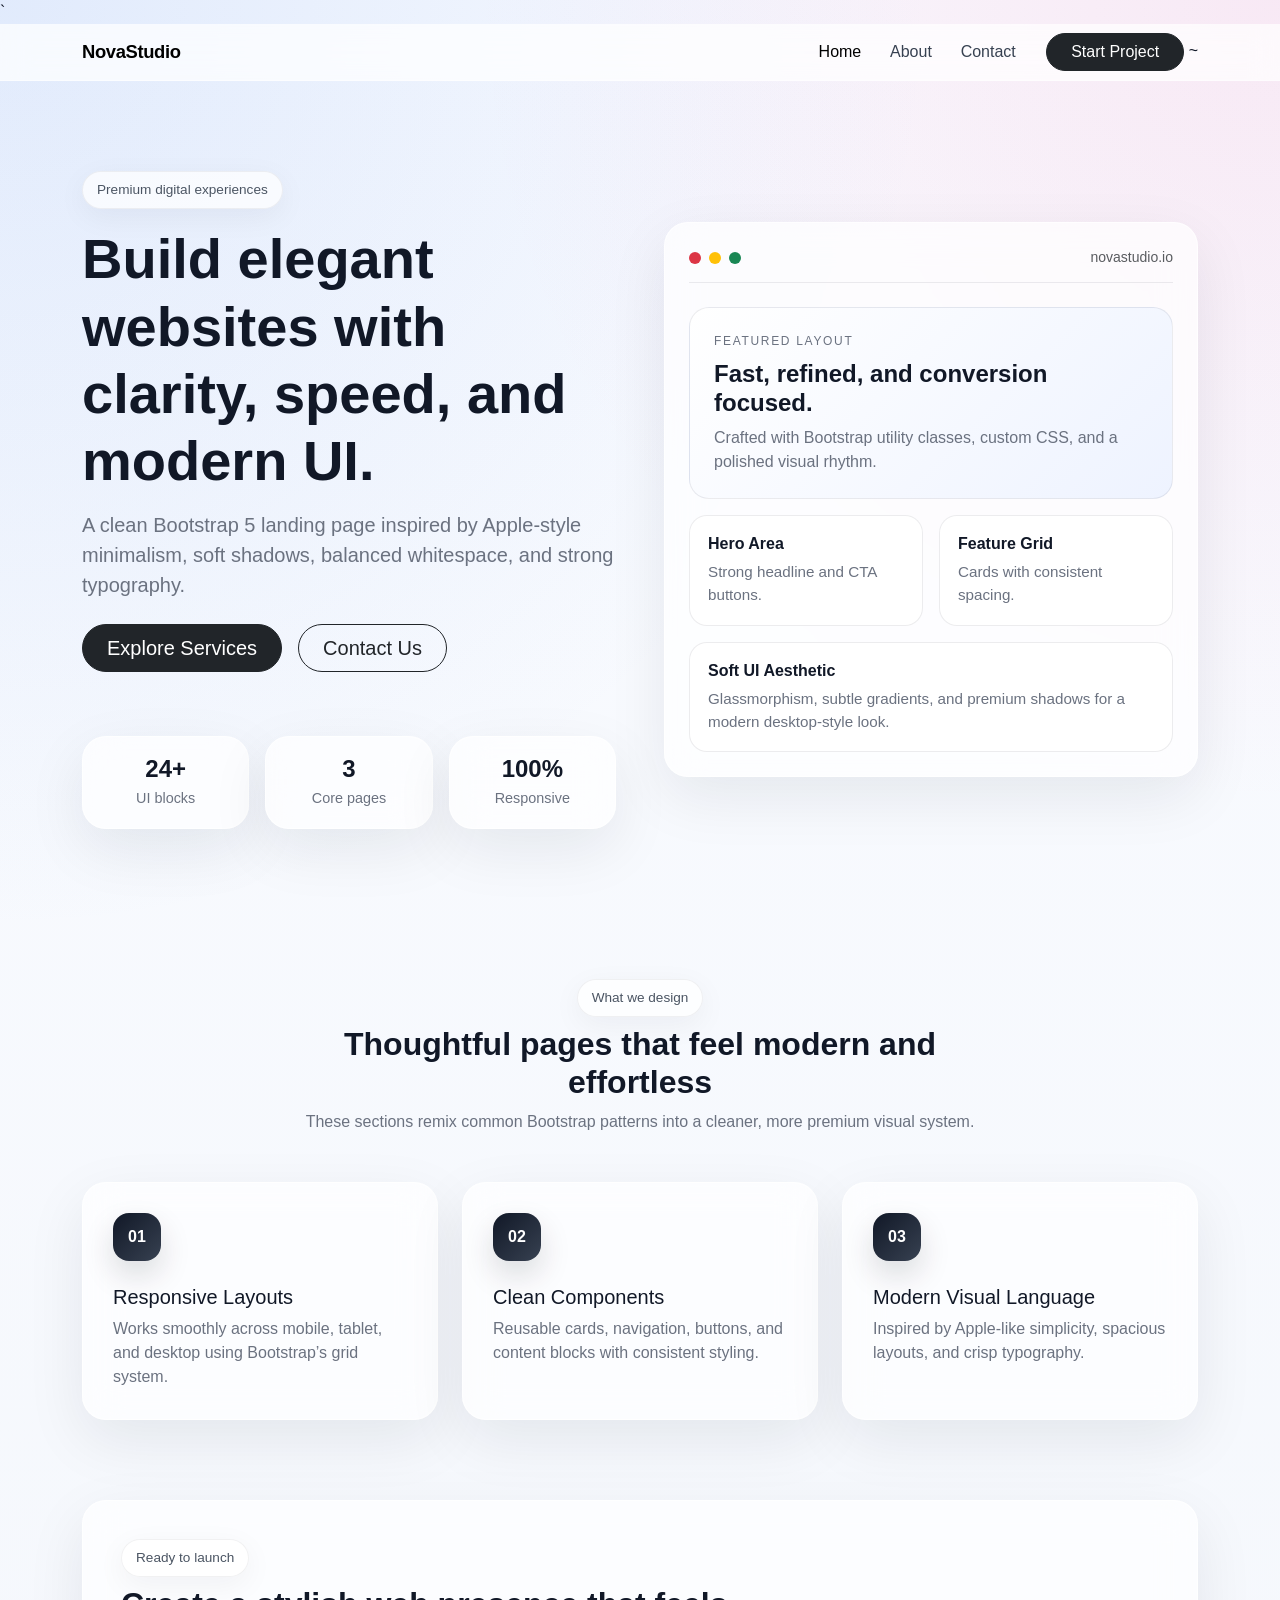
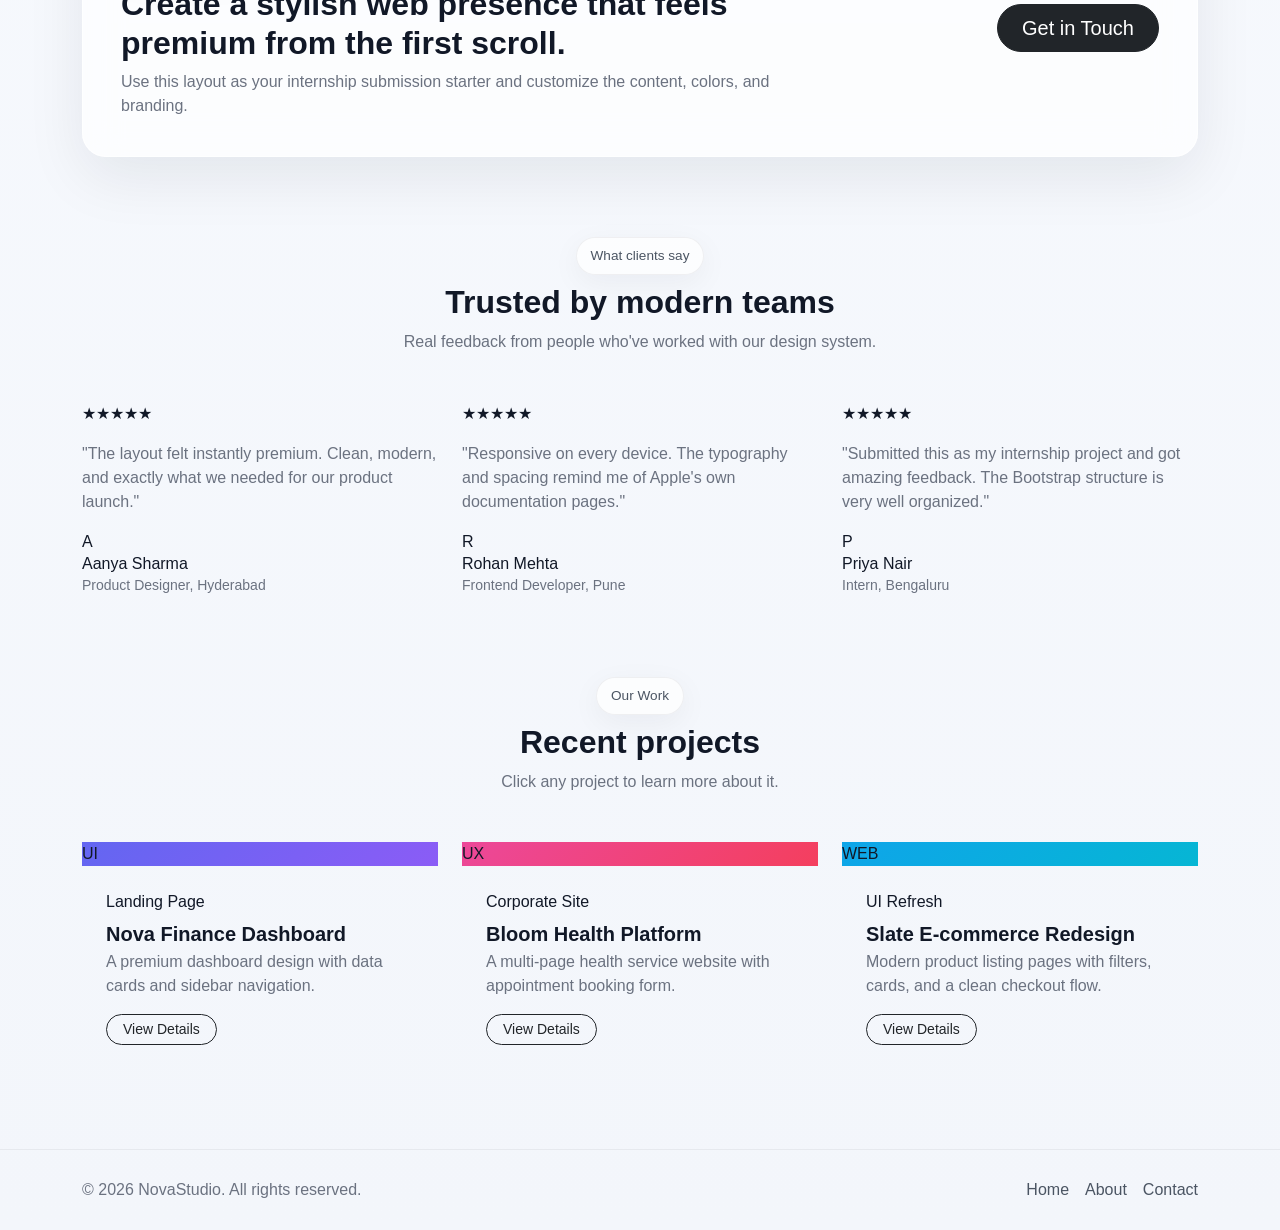
<file: index.html>
<!doctype html>
<html lang="en">
<head>
  <meta charset="UTF-8" />
  <meta name="viewport" content="width=device-width, initial-scale=1.0" />
  <title>NovaStudio | Modern Bootstrap Website</title>
  <link href="https://cdn.jsdelivr.net/npm/bootstrap@5.3.3/dist/css/bootstrap.min.css" rel="stylesheet">
  <link rel="stylesheet" href="style.css">`
</head>
<body>

  <nav class="navbar navbar-expand-lg navbar-light site-navbar sticky-top">
    <div class="container">
      <a class="navbar-brand fw-semibold brand-mark" href="index.html">NovaStudio</a>
      <button class="navbar-toggler" type="button" data-bs-toggle="collapse" data-bs-target="#mainNav">
        <span class="navbar-toggler-icon"></span>
      </button>
      <div class="collapse navbar-collapse" id="mainNav">
        <ul class="navbar-nav ms-auto align-items-lg-center">
          <li class="nav-item"><a class="nav-link active" href="index.html">Home</a></li>
          <li class="nav-item"><a class="nav-link" href="./about.html">About</a></li>
          <li class="nav-item"><a class="nav-link" href="./contact.html">Contact</a></li>
          <li class="nav-item ms-lg-3">
            <a class="btn btn-dark rounded-pill px-4" href="contact.html">Start Project</a>
  ~        </li>
        </ul>
      </div>
    </div>
  </nav>

  <header class="hero-section">
    <div class="container">
      <div class="row align-items-center g-5">
        <div class="col-lg-6">
          <span class="eyebrow">Premium digital experiences</span>
          <h1 class="display-4 fw-bold mt-3 mb-3">Build elegant websites with clarity, speed, and modern UI.</h1>
          <p class="lead text-secondary mb-4">
            A clean Bootstrap 5 landing page inspired by Apple-style minimalism, soft shadows,
            balanced whitespace, and strong typography.
          </p>
          <div class="d-flex flex-wrap gap-3">
            <a href="about.html" class="btn btn-dark btn-lg rounded-pill px-4">Explore Services</a>
            <a href="contact.html" class="btn btn-outline-dark btn-lg rounded-pill px-4">Contact Us</a>
          </div>
          <div class="row mt-5 g-3">
            <div class="col-4">
              <div class="metric-card">
                <h3>24+</h3>
                <p>UI blocks</p>
              </div>
            </div>
            <div class="col-4">
              <div class="metric-card">
                <h3>3</h3>
                <p>Core pages</p>
              </div>
            </div>
            <div class="col-4">
              <div class="metric-card">
                <h3>100%</h3>
                <p>Responsive</p>
              </div>
            </div>
          </div>
        </div>

        <div class="col-lg-6">
          <div class="device-frame">
            <div class="device-topbar d-flex justify-content-between align-items-center mb-4">
              <div class="d-flex gap-2">
                <span class="dot bg-danger"></span>
                <span class="dot bg-warning"></span>
                <span class="dot bg-success"></span>
              </div>
              <small class="text-muted">novastudio.io</small>
            </div>

            <div class="showcase-panel mb-3">
              <p class="tiny-label">Featured Layout</p>
              <h4 class="fw-semibold">Fast, refined, and conversion focused.</h4>
              <p class="text-secondary mb-0">
                Crafted with Bootstrap utility classes, custom CSS, and a polished visual rhythm.
              </p>
            </div>

            <div class="row g-3">
              <div class="col-6">
                <div class="mini-card">
                  <h6>Hero Area</h6>
                  <p>Strong headline and CTA buttons.</p>
                </div>
              </div>
              <div class="col-6">
                <div class="mini-card">
                  <h6>Feature Grid</h6>
                  <p>Cards with consistent spacing.</p>
                </div>
              </div>
              <div class="col-12">
                <div class="mini-card">
                  <h6>Soft UI Aesthetic</h6>
                  <p>Glassmorphism, subtle gradients, and premium shadows for a modern desktop-style look.</p>
                </div>
              </div>
            </div>
          </div>
        </div>

      </div>
    </div>
  </header>

  <section class="section-pad">
    <div class="container">
      <div class="section-head text-center mx-auto mb-5">
        <span class="eyebrow">What we design</span>
        <h2 class="fw-bold mt-2">Thoughtful pages that feel modern and effortless</h2>
        <p class="text-secondary">
          These sections remix common Bootstrap patterns into a cleaner, more premium visual system.
        </p>
      </div>

      <div class="row g-4">
        <div class="col-md-6 col-lg-4">
          <div class="soft-card h-100">
            <div class="icon-badge">01</div>
            <h5 class="mt-4">Responsive Layouts</h5>
            <p class="text-secondary mb-0">
              Works smoothly across mobile, tablet, and desktop using Bootstrap’s grid system.
            </p>
          </div>
        </div>
        <div class="col-md-6 col-lg-4">
          <div class="soft-card h-100">
            <div class="icon-badge">02</div>
            <h5 class="mt-4">Clean Components</h5>
            <p class="text-secondary mb-0">
              Reusable cards, navigation, buttons, and content blocks with consistent styling.
            </p>
          </div>
        </div>
        <div class="col-md-6 col-lg-4">
          <div class="soft-card h-100">
            <div class="icon-badge">03</div>
            <h5 class="mt-4">Modern Visual Language</h5>
            <p class="text-secondary mb-0">
              Inspired by Apple-like simplicity, spacious layouts, and crisp typography.
            </p>
          </div>
        </div>
      </div>
    </div>
  </section>

  <section class="section-pad pt-0">
    <div class="container">
      <div class="cta-panel">
        <div class="row align-items-center g-4">
          <div class="col-lg-8">
            <span class="eyebrow">Ready to launch</span>
            <h2 class="fw-bold mt-2">Create a stylish web presence that feels premium from the first scroll.</h2>
            <p class="text-secondary mb-0">
              Use this layout as your internship submission starter and customize the content, colors, and branding.
            </p>
          </div>
          <div class="col-lg-4 text-lg-end">
            <a href="contact.html" class="btn btn-dark btn-lg rounded-pill px-4">Get in Touch</a>
          </div>
        </div>
      </div>
    </div>
  </section>
  <!-- Testimonial Cards Section -->
<section class="section-pad pt-0">
  <div class="container">
    <div class="section-head text-center mx-auto mb-5">
      <span class="eyebrow">What clients say</span>
      <h2 class="fw-bold mt-2">Trusted by modern teams</h2>
      <p class="text-secondary">Real feedback from people who've worked with our design system.</p>
    </div>

    <div class="row g-4">
      <!-- Card 1 -->
      <div class="col-md-6 col-lg-4">
        <div class="testimonial-card h-100">
          <div class="stars mb-3">★★★★★</div>
          <p class="text-secondary">"The layout felt instantly premium. Clean, modern, and exactly what we needed for our product launch."</p>
          <div class="client-row mt-auto">
            <div class="client-avatar">A</div>
            <div>
              <h6 class="mb-0">Aanya Sharma</h6>
              <small class="text-secondary">Product Designer, Hyderabad</small>
            </div>
          </div>
        </div>
      </div>

      <!-- Card 2 -->
      <div class="col-md-6 col-lg-4">
        <div class="testimonial-card h-100">
          <div class="stars mb-3">★★★★★</div>
          <p class="text-secondary">"Responsive on every device. The typography and spacing remind me of Apple's own documentation pages."</p>
          <div class="client-row mt-auto">
            <div class="client-avatar">R</div>
            <div>
              <h6 class="mb-0">Rohan Mehta</h6>
              <small class="text-secondary">Frontend Developer, Pune</small>
            </div>
          </div>
        </div>
      </div>

      <!-- Card 3 -->
      <div class="col-md-6 col-lg-4">
        <div class="testimonial-card h-100">
          <div class="stars mb-3">★★★★★</div>
          <p class="text-secondary">"Submitted this as my internship project and got amazing feedback. The Bootstrap structure is very well organized."</p>
          <div class="client-row mt-auto">
            <div class="client-avatar">P</div>
            <div>
              <h6 class="mb-0">Priya Nair</h6>
              <small class="text-secondary">Intern, Bengaluru</small>
            </div>
          </div>
        </div>
      </div>
    </div>
  </div>
</section>

<!-- Project Cards Section -->
<section class="section-pad pt-0">
  <div class="container">
    <div class="section-head text-center mx-auto mb-5">
      <span class="eyebrow">Our Work</span>
      <h2 class="fw-bold mt-2">Recent projects</h2>
      <p class="text-secondary">Click any project to learn more about it.</p>
    </div>

    <div class="row g-4">
      <!-- Project Card 1 -->
      <div class="col-md-6 col-lg-4">
        <div class="project-card h-100">
          <div class="project-thumb" style="background: linear-gradient(135deg,#6366f1,#8b5cf6);">
            <span>UI</span>
          </div>
          <div class="p-4">
            <span class="badge-tag">Landing Page</span>
            <h5 class="fw-bold mt-2 mb-1">Nova Finance Dashboard</h5>
            <p class="text-secondary mb-3">A premium dashboard design with data cards and sidebar navigation.</p>
            <button class="btn btn-sm btn-outline-dark rounded-pill px-3"
              data-bs-toggle="modal" data-bs-target="#projectModal1">
              View Details
            </button>
          </div>
        </div>
      </div>

      <!-- Project Card 2 -->
      <div class="col-md-6 col-lg-4">
        <div class="project-card h-100">
          <div class="project-thumb" style="background: linear-gradient(135deg,#ec4899,#f43f5e);">
            <span>UX</span>
          </div>
          <div class="p-4">
            <span class="badge-tag">Corporate Site</span>
            <h5 class="fw-bold mt-2 mb-1">Bloom Health Platform</h5>
            <p class="text-secondary mb-3">A multi-page health service website with appointment booking form.</p>
            <button class="btn btn-sm btn-outline-dark rounded-pill px-3"
              data-bs-toggle="modal" data-bs-target="#projectModal2">
              View Details
            </button>
          </div>
        </div>
      </div>

      <!-- Project Card 3 -->
      <div class="col-md-6 col-lg-4">
        <div class="project-card h-100">
          <div class="project-thumb" style="background: linear-gradient(135deg,#0ea5e9,#06b6d4);">
            <span>WEB</span>
          </div>
          <div class="p-4">
            <span class="badge-tag">UI Refresh</span>
            <h5 class="fw-bold mt-2 mb-1">Slate E-commerce Redesign</h5>
            <p class="text-secondary mb-3">Modern product listing pages with filters, cards, and a clean checkout flow.</p>
            <button class="btn btn-sm btn-outline-dark rounded-pill px-3"
              data-bs-toggle="modal" data-bs-target="#projectModal3">
              View Details
            </button>
          </div>
        </div>
      </div>
    </div>
  </div>
</section>

<!-- ── MODALS ───────────────────────────── -->

<!-- Modal 1 -->
<div class="modal fade" id="projectModal1" tabindex="-1" aria-labelledby="modal1Label" aria-hidden="true">
  <div class="modal-dialog modal-dialog-centered">
    <div class="modal-content nova-modal">
      <div class="modal-header border-0 pb-0">
        <h5 class="modal-title fw-bold" id="modal1Label">Nova Finance Dashboard</h5>
        <button type="button" class="btn-close" data-bs-dismiss="modal" aria-label="Close"></button>
      </div>
      <div class="modal-body">
        <div class="modal-thumb mb-4" style="background:linear-gradient(135deg,#6366f1,#8b5cf6);">
          <span>UI</span>
        </div>
        <span class="badge-tag mb-3 d-inline-block">Landing Page</span>
        <p class="text-secondary">
          A premium finance dashboard with data cards, sparkline charts, sidebar navigation, and a clean white UI. Built entirely with Bootstrap 5 utility classes and custom CSS variables for easy theming.
        </p>
        <ul class="modal-list">
          <li><i class="bi bi-check-circle-fill text-success me-2"></i>Responsive grid layout</li>
          <li><i class="bi bi-check-circle-fill text-success me-2"></i>Glass-effect sidebar</li>
          <li><i class="bi bi-check-circle-fill text-success me-2"></i>Dark/light mode ready</li>
        </ul>
      </div>
      <div class="modal-footer border-0 pt-0">
        <button class="btn btn-outline-secondary rounded-pill px-4" data-bs-dismiss="modal">Close</button>
        <a href="contact.html" class="btn btn-dark rounded-pill px-4">Get This Design</a>
      </div>
    </div>
  </div>
</div>

<!-- Modal 2 -->
<div class="modal fade" id="projectModal2" tabindex="-1" aria-labelledby="modal2Label" aria-hidden="true">
  <div class="modal-dialog modal-dialog-centered">
    <div class="modal-content nova-modal">
      <div class="modal-header border-0 pb-0">
        <h5 class="modal-title fw-bold" id="modal2Label">Bloom Health Platform</h5>
        <button type="button" class="btn-close" data-bs-dismiss="modal" aria-label="Close"></button>
      </div>
      <div class="modal-body">
        <div class="modal-thumb mb-4" style="background:linear-gradient(135deg,#ec4899,#f43f5e);">
          <span>UX</span>
        </div>
        <span class="badge-tag mb-3 d-inline-block">Corporate Site</span>
        <p class="text-secondary">
          A health-focused multi-page corporate site featuring an appointment booking form, doctor profile cards, testimonials, and a footer with a newsletter subscription — all mobile-first.
        </p>
        <ul class="modal-list">
          <li><i class="bi bi-check-circle-fill text-success me-2"></i>Doctor profile cards</li>
          <li><i class="bi bi-check-circle-fill text-success me-2"></i>Booking form with validation</li>
          <li><i class="bi bi-check-circle-fill text-success me-2"></i>SEO-friendly structure</li>
        </ul>
      </div>
      <div class="modal-footer border-0 pt-0">
        <button class="btn btn-outline-secondary rounded-pill px-4" data-bs-dismiss="modal">Close</button>
        <a href="contact.html" class="btn btn-dark rounded-pill px-4">Get This Design</a>
      </div>
    </div>
  </div>
</div>

<!-- Modal 3 -->
<div class="modal fade" id="projectModal3" tabindex="-1" aria-labelledby="modal3Label" aria-hidden="true">
  <div class="modal-dialog modal-dialog-centered">
    <div class="modal-content nova-modal">
      <div class="modal-header border-0 pb-0">
        <h5 class="modal-title fw-bold" id="modal3Label">Slate E-commerce Redesign</h5>
        <button type="button" class="btn-close" data-bs-dismiss="modal" aria-label="Close"></button>
      </div>
      <div class="modal-body">
        <div class="modal-thumb mb-4" style="background:linear-gradient(135deg,#0ea5e9,#06b6d4);">
          <span>WEB</span>
        </div>
        <span class="badge-tag mb-3 d-inline-block">UI Refresh</span>
        <p class="text-secondary">
          A complete visual overhaul of an outdated e-commerce site. Introduced product listing cards with hover effects, category filters, a minimal cart sidebar, and a streamlined checkout page.
        </p>
        <ul class="modal-list">
          <li><i class="bi bi-check-circle-fill text-success me-2"></i>Product hover cards</li>
          <li><i class="bi bi-check-circle-fill text-success me-2"></i>Filter & sort UI</li>
          <li><i class="bi bi-check-circle-fill text-success me-2"></i>Minimal checkout form</li>
        </ul>
      </div>
      <div class="modal-footer border-0 pt-0">
        <button class="btn btn-outline-secondary rounded-pill px-4" data-bs-dismiss="modal">Close</button>
        <a href="contact.html" class="btn btn-dark rounded-pill px-4">Get This Design</a>
      </div>
    </div>
  </div>
</div>

  <footer class="site-footer">
    <div class="container d-flex flex-column flex-md-row justify-content-between align-items-center gap-2">
      <p class="mb-0">© 2026 NovaStudio. All rights reserved.</p>
      <div class="d-flex gap-3">
        <a href="index.html">Home</a>
        <a href="about.html">About</a>
        <a href="contact.html">Contact</a>
      </div>
    </div>
  </footer>

  <script src="https://cdn.jsdelivr.net/npm/bootstrap@5.3.3/dist/js/bootstrap.bundle.min.js"></script>
</body>
</html>
</file>
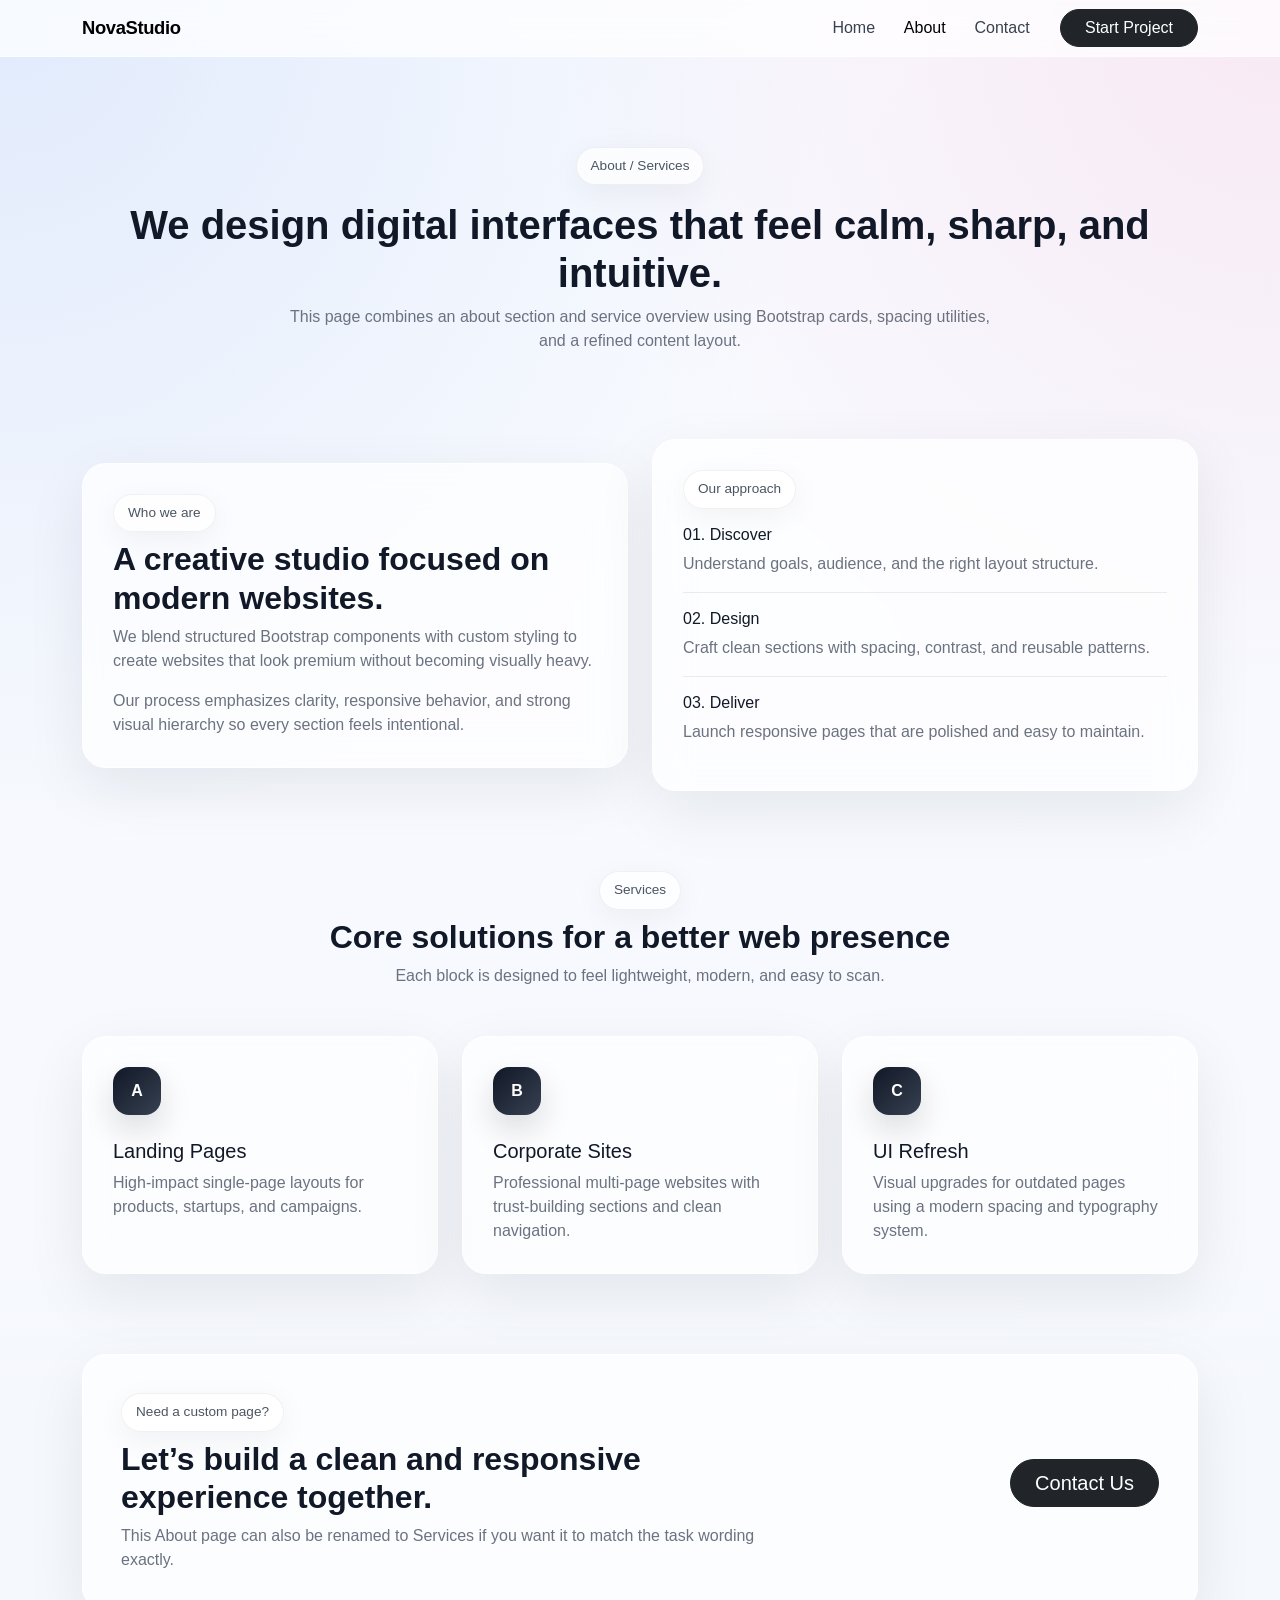
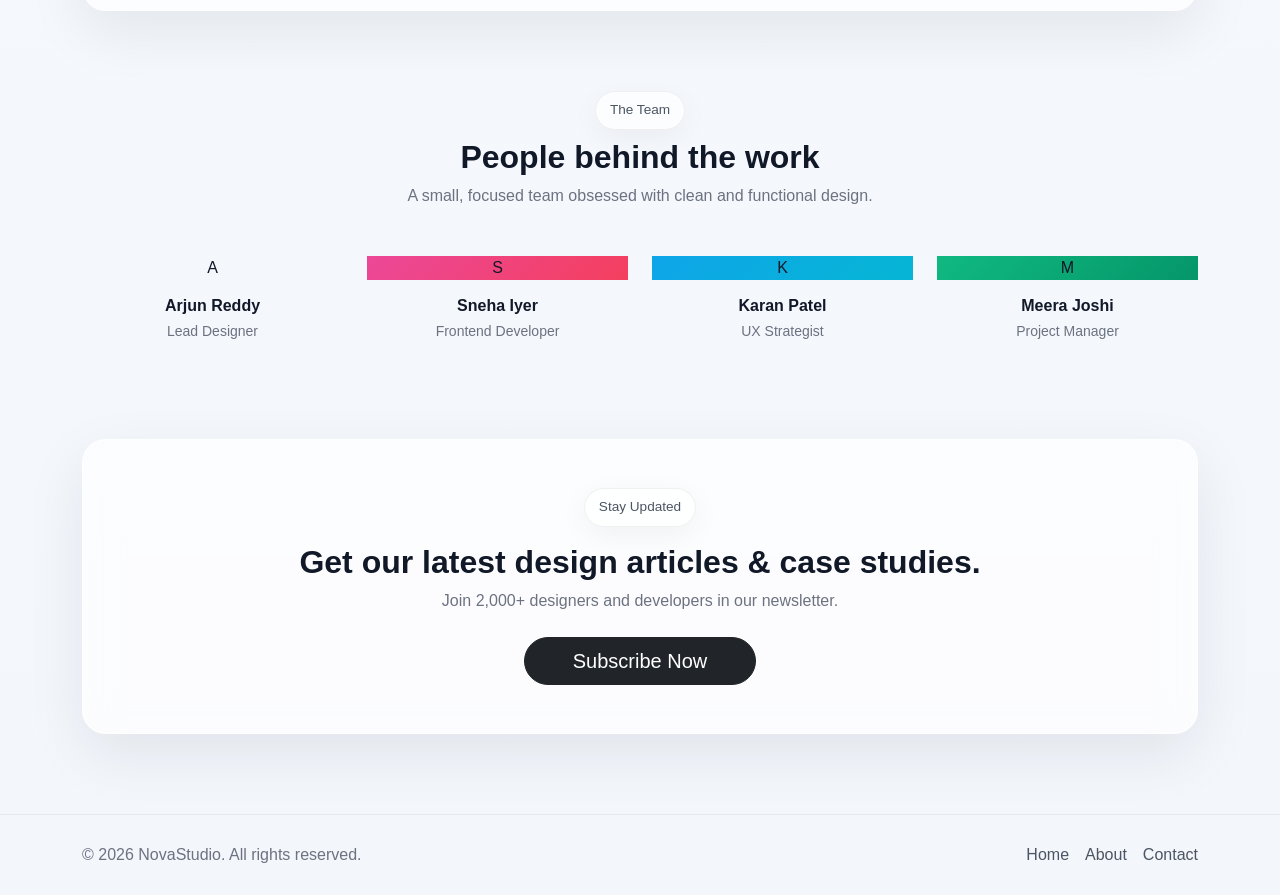
<file: about.html>
<!doctype html>
<html lang="en">
<head>
  <meta charset="UTF-8" />
  <meta name="viewport" content="width=device-width, initial-scale=1.0" />
  <title>About | NovaStudio</title>
  <link href="https://cdn.jsdelivr.net/npm/bootstrap@5.3.3/dist/css/bootstrap.min.css" rel="stylesheet">
  <link rel="stylesheet" href="style.css">
</head>
<body>

  <nav class="navbar navbar-expand-lg navbar-light site-navbar sticky-top">
    <div class="container">
      <a class="navbar-brand fw-semibold brand-mark" href="index.html">NovaStudio</a>
      <button class="navbar-toggler" type="button" data-bs-toggle="collapse" data-bs-target="#aboutNav">
        <span class="navbar-toggler-icon"></span>
      </button>
      <div class="collapse navbar-collapse" id="aboutNav">
        <ul class="navbar-nav ms-auto align-items-lg-center">
          <li class="nav-item"><a class="nav-link" href="index.html">Home</a></li>
          <li class="nav-item"><a class="nav-link active" href="about.html">About</a></li>
          <li class="nav-item"><a class="nav-link" href="contact.html">Contact</a></li>
          <li class="nav-item ms-lg-3">
            <a class="btn btn-dark rounded-pill px-4" href="contact.html">Start Project</a>
          </li>
        </ul>
      </div>
    </div>
  </nav>

  <section class="inner-hero">
    <div class="container text-center">
      <span class="eyebrow">About / Services</span>
      <h1 class="fw-bold mt-3">We design digital interfaces that feel calm, sharp, and intuitive.</h1>
      <p class="text-secondary mx-auto inner-hero-text">
        This page combines an about section and service overview using Bootstrap cards, spacing utilities, and a refined content layout.
      </p>
    </div>
  </section>

  <section class="section-pad pt-0">
    <div class="container">
      <div class="row g-4 align-items-center">
        <div class="col-lg-6">
          <div class="soft-card h-100">
            <span class="eyebrow">Who we are</span>
            <h2 class="fw-bold mt-2">A creative studio focused on modern websites.</h2>
            <p class="text-secondary">
              We blend structured Bootstrap components with custom styling to create websites that look premium without becoming visually heavy.
            </p>
            <p class="text-secondary mb-0">
              Our process emphasizes clarity, responsive behavior, and strong visual hierarchy so every section feels intentional.
            </p>
          </div>
        </div>
        <div class="col-lg-6">
          <div class="soft-card h-100">
            <span class="eyebrow">Our approach</span>
            <div class="timeline-item">
              <h6>01. Discover</h6>
              <p class="text-secondary mb-0">Understand goals, audience, and the right layout structure.</p>
            </div>
            <div class="timeline-item">
              <h6>02. Design</h6>
              <p class="text-secondary mb-0">Craft clean sections with spacing, contrast, and reusable patterns.</p>
            </div>
            <div class="timeline-item mb-0">
              <h6>03. Deliver</h6>
              <p class="text-secondary mb-0">Launch responsive pages that are polished and easy to maintain.</p>
            </div>
          </div>
        </div>
      </div>
    </div>
  </section>

  <section class="section-pad pt-0">
    <div class="container">
      <div class="section-head text-center mx-auto mb-5">
        <span class="eyebrow">Services</span>
        <h2 class="fw-bold mt-2">Core solutions for a better web presence</h2>
        <p class="text-secondary">
          Each block is designed to feel lightweight, modern, and easy to scan.
        </p>
      </div>

      <div class="row g-4">
        <div class="col-md-6 col-lg-4">
          <div class="soft-card h-100">
            <div class="icon-badge">A</div>
            <h5 class="mt-4">Landing Pages</h5>
            <p class="text-secondary mb-0">
              High-impact single-page layouts for products, startups, and campaigns.
            </p>
          </div>
        </div>
        <div class="col-md-6 col-lg-4">
          <div class="soft-card h-100">
            <div class="icon-badge">B</div>
            <h5 class="mt-4">Corporate Sites</h5>
            <p class="text-secondary mb-0">
              Professional multi-page websites with trust-building sections and clean navigation.
            </p>
          </div>
        </div>
        <div class="col-md-6 col-lg-4">
          <div class="soft-card h-100">
            <div class="icon-badge">C</div>
            <h5 class="mt-4">UI Refresh</h5>
            <p class="text-secondary mb-0">
              Visual upgrades for outdated pages using a modern spacing and typography system.
            </p>
          </div>
        </div>
      </div>
    </div>
  </section>

  <section class="section-pad pt-0">
    <div class="container">
      <div class="cta-panel">
        <div class="row align-items-center g-4">
          <div class="col-lg-8">
            <span class="eyebrow">Need a custom page?</span>
            <h2 class="fw-bold mt-2">Let’s build a clean and responsive experience together.</h2>
            <p class="text-secondary mb-0">
              This About page can also be renamed to Services if you want it to match the task wording exactly.
            </p>
          </div>
          <div class="col-lg-4 text-lg-end">
            <a href="contact.html" class="btn btn-dark btn-lg rounded-pill px-4">Contact Us</a>
          </div>
        </div>
      </div>
    </div>
  </section>
  <!-- Team Cards Section -->
<section class="section-pad pt-0">
  <div class="container">
    <div class="section-head text-center mx-auto mb-5">
      <span class="eyebrow">The Team</span>
      <h2 class="fw-bold mt-2">People behind the work</h2>
      <p class="text-secondary">A small, focused team obsessed with clean and functional design.</p>
    </div>

    <div class="row g-4 justify-content-center">
      <div class="col-sm-6 col-lg-3">
        <div class="team-card text-center">
          <div class="team-avatar mx-auto">A</div>
          <h6 class="fw-bold mt-3 mb-1">Arjun Reddy</h6>
          <small class="text-secondary">Lead Designer</small>
          <div class="social-row justify-content-center mt-3">
            <a href="#" class="social-btn"><i class="bi bi-twitter-x"></i></a>
            <a href="#" class="social-btn"><i class="bi bi-linkedin"></i></a>
          </div>
        </div>
      </div>

      <div class="col-sm-6 col-lg-3">
        <div class="team-card text-center">
          <div class="team-avatar mx-auto" style="background:linear-gradient(135deg,#ec4899,#f43f5e);">S</div>
          <h6 class="fw-bold mt-3 mb-1">Sneha Iyer</h6>
          <small class="text-secondary">Frontend Developer</small>
          <div class="social-row justify-content-center mt-3">
            <a href="#" class="social-btn"><i class="bi bi-github"></i></a>
            <a href="#" class="social-btn"><i class="bi bi-linkedin"></i></a>
          </div>
        </div>
      </div>

      <div class="col-sm-6 col-lg-3">
        <div class="team-card text-center">
          <div class="team-avatar mx-auto" style="background:linear-gradient(135deg,#0ea5e9,#06b6d4);">K</div>
          <h6 class="fw-bold mt-3 mb-1">Karan Patel</h6>
          <small class="text-secondary">UX Strategist</small>
          <div class="social-row justify-content-center mt-3">
            <a href="#" class="social-btn"><i class="bi bi-dribbble"></i></a>
            <a href="#" class="social-btn"><i class="bi bi-instagram"></i></a>
          </div>
        </div>
      </div>

      <div class="col-sm-6 col-lg-3">
        <div class="team-card text-center">
          <div class="team-avatar mx-auto" style="background:linear-gradient(135deg,#10b981,#059669);">M</div>
          <h6 class="fw-bold mt-3 mb-1">Meera Joshi</h6>
          <small class="text-secondary">Project Manager</small>
          <div class="social-row justify-content-center mt-3">
            <a href="#" class="social-btn"><i class="bi bi-twitter-x"></i></a>
            <a href="#" class="social-btn"><i class="bi bi-linkedin"></i></a>
          </div>
        </div>
      </div>
    </div>
  </div>
</section>

<!-- Newsletter Subscribe Modal Trigger -->
<section class="section-pad pt-0">
  <div class="container">
    <div class="soft-card text-center py-5">
      <span class="eyebrow">Stay Updated</span>
      <h2 class="fw-bold mt-3">Get our latest design articles & case studies.</h2>
      <p class="text-secondary">Join 2,000+ designers and developers in our newsletter.</p>
      <button class="btn btn-dark btn-lg rounded-pill px-5 mt-2"
        data-bs-toggle="modal" data-bs-target="#newsletterModal">
        Subscribe Now
      </button>
    </div>
  </div>
</section>

<!-- Newsletter Modal -->
<div class="modal fade" id="newsletterModal" tabindex="-1" aria-labelledby="newsletterModalLabel" aria-hidden="true">
  <div class="modal-dialog modal-dialog-centered">
    <div class="modal-content nova-modal">
      <div class="modal-header border-0 pb-0">
        <h5 class="modal-title fw-bold" id="newsletterModalLabel">Join our newsletter</h5>
        <button type="button" class="btn-close" data-bs-dismiss="modal" aria-label="Close"></button>
      </div>
      <div class="modal-body">
        <p class="text-secondary mb-4">
          Get weekly design inspiration, Bootstrap tips, and project case studies delivered to your inbox.
        </p>
        <form onsubmit="handleSubscribe(event)">
          <div class="mb-3">
            <label class="form-label">Full Name</label>
            <input type="text" class="form-control form-control-lg" placeholder="Your name" required>
          </div>
          <div class="mb-3">
            <label class="form-label">Email Address</label>
            <input type="email" class="form-control form-control-lg" placeholder="you@email.com" required>
          </div>
          <div class="form-check mb-4">
            <input class="form-check-input" type="checkbox" id="agreeCheck" required>
            <label class="form-check-label text-secondary" for="agreeCheck">
              I agree to receive emails from NovaStudio.
            </label>
          </div>
          <div class="d-grid">
            <button type="submit" class="btn btn-dark btn-lg rounded-pill">Subscribe</button>
          </div>
        </form>
      </div>
    </div>
  </div>
</div>

<script>
function handleSubscribe(e) {
  e.preventDefault();
  const modal = bootstrap.Modal.getInstance(document.getElementById('newsletterModal'));
  modal.hide();
  alert('🎉 You\'re subscribed! Welcome to NovaStudio.');
}
</script>
  <footer class="site-footer">
    <div class="container d-flex flex-column flex-md-row justify-content-between align-items-center gap-2">
      <p class="mb-0">© 2026 NovaStudio. All rights reserved.</p>
      <div class="d-flex gap-3">
        <a href="index.html">Home</a>
        <a href="about.html">About</a>
        <a href="contact.html">Contact</a>
      </div>
    </div>
  </footer>

  <script src="https://cdn.jsdelivr.net/npm/bootstrap@5.3.3/dist/js/bootstrap.bundle.min.js"></script>
</body>
</html>
</file>
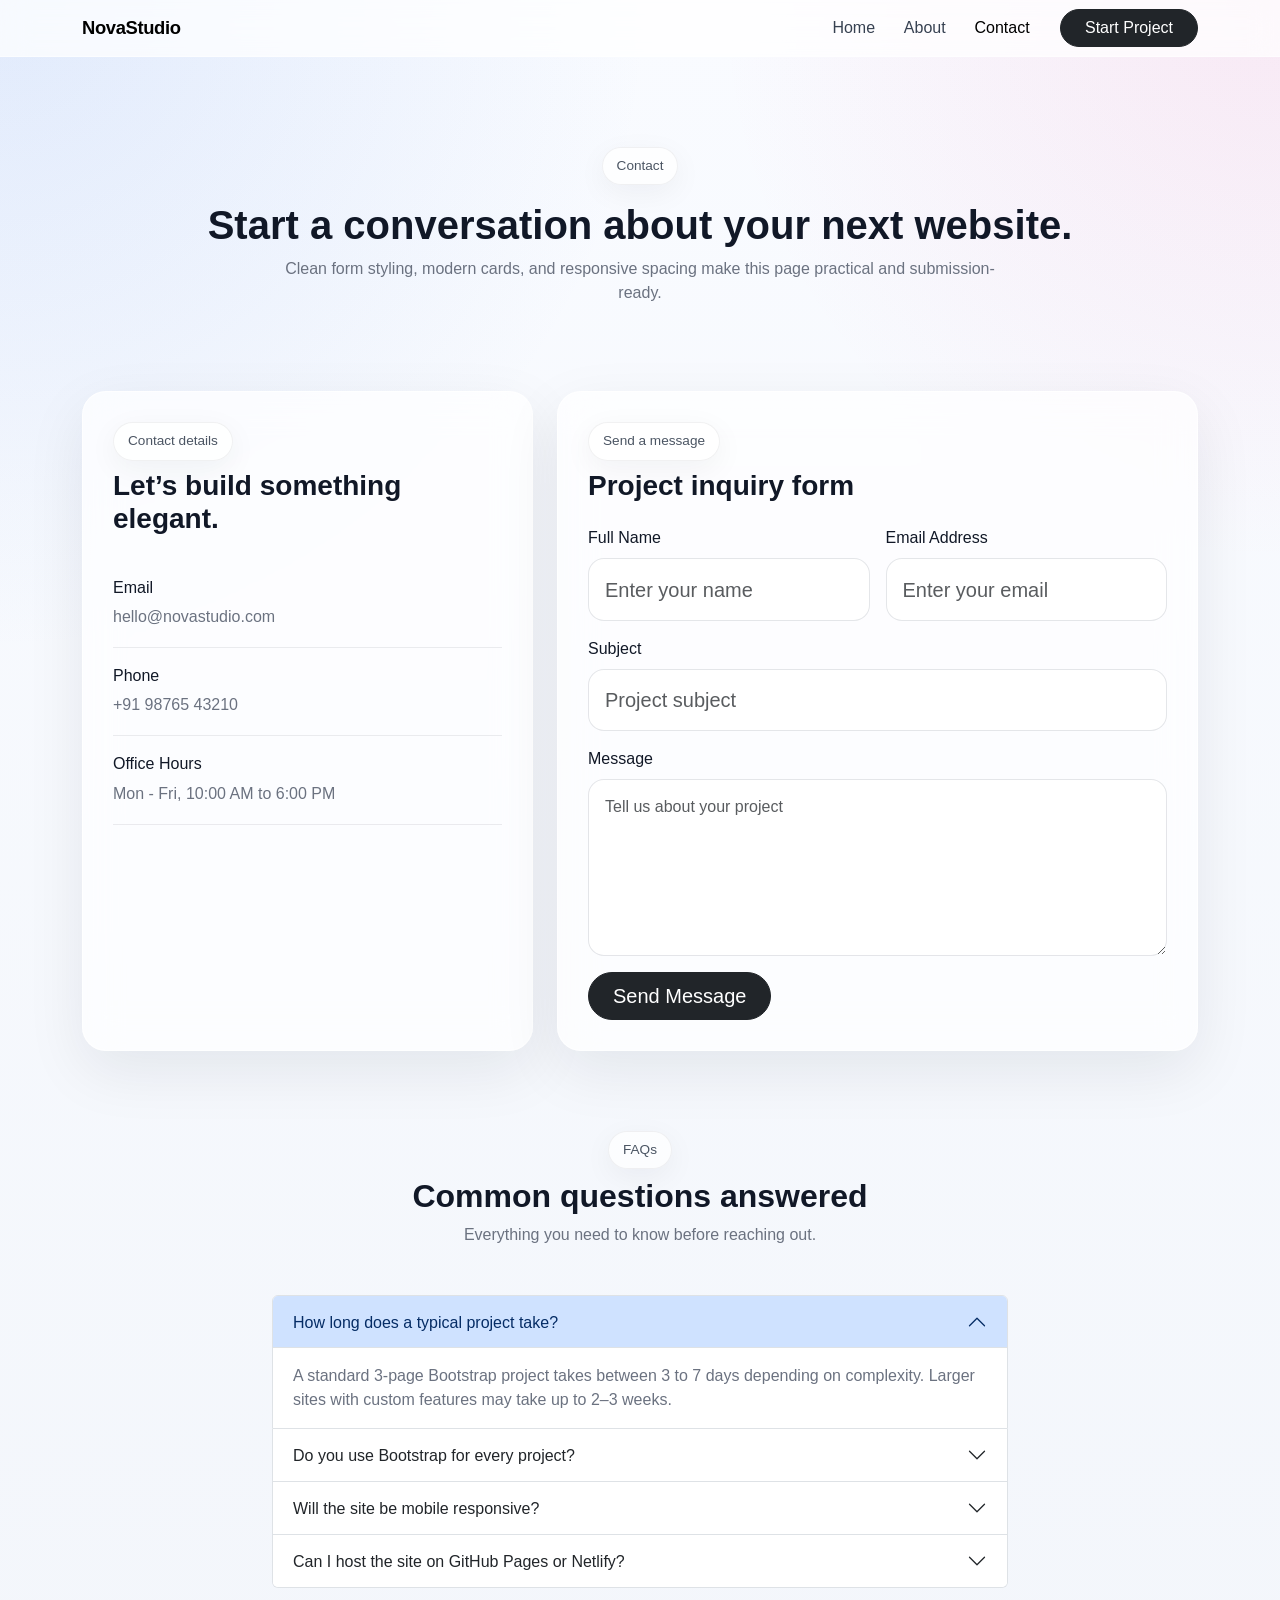
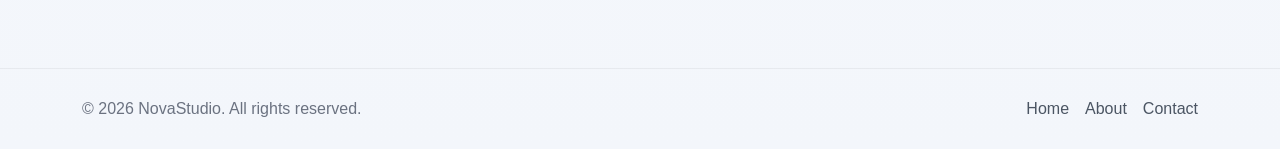
<file: contact.html>
<!doctype html>
<html lang="en">
<head>
  <meta charset="UTF-8" />
  <meta name="viewport" content="width=device-width, initial-scale=1.0" />
  <title>Contact | NovaStudio</title>
  <link href="https://cdn.jsdelivr.net/npm/bootstrap@5.3.3/dist/css/bootstrap.min.css" rel="stylesheet">
  <link rel="stylesheet" href="style.css">
</head>
<body>

  <nav class="navbar navbar-expand-lg navbar-light site-navbar sticky-top">
    <div class="container">
      <a class="navbar-brand fw-semibold brand-mark" href="index.html">NovaStudio</a>
      <button class="navbar-toggler" type="button" data-bs-toggle="collapse" data-bs-target="#contactNav">
        <span class="navbar-toggler-icon"></span>
      </button>
      <div class="collapse navbar-collapse" id="contactNav">
        <ul class="navbar-nav ms-auto align-items-lg-center">
          <li class="nav-item"><a class="nav-link" href="index.html">Home</a></li>
          <li class="nav-item"><a class="nav-link" href="about.html">About</a></li>
          <li class="nav-item"><a class="nav-link active" href="contact.html">Contact</a></li>
          <li class="nav-item ms-lg-3">
            <a class="btn btn-dark rounded-pill px-4" href="contact.html">Start Project</a>
          </li>
        </ul>
      </div>
    </div>
  </nav>

  <section class="inner-hero">
    <div class="container text-center">
      <span class="eyebrow">Contact</span>
      <h1 class="fw-bold mt-3">Start a conversation about your next website.</h1>
      <p class="text-secondary mx-auto inner-hero-text">
        Clean form styling, modern cards, and responsive spacing make this page practical and submission-ready.
      </p>
    </div>
  </section>

  <section class="section-pad pt-0">
    <div class="container">
      <div class="row g-4">
        <div class="col-lg-5">
          <div class="soft-card h-100">
            <span class="eyebrow">Contact details</span>
            <h3 class="fw-bold mt-2 mb-4">Let’s build something elegant.</h3>

            <div class="contact-info-block">
              <h6>Email</h6>
              <p class="text-secondary mb-0">hello@novastudio.com</p>
            </div>

            <div class="contact-info-block">
              <h6>Phone</h6>
              <p class="text-secondary mb-0">+91 98765 43210</p>
            </div>

            <div class="contact-info-block mb-0">
              <h6>Office Hours</h6>
              <p class="text-secondary mb-0">Mon - Fri, 10:00 AM to 6:00 PM</p>
            </div>
          </div>
        </div>

        <div class="col-lg-7">
          <div class="soft-card">
            <span class="eyebrow">Send a message</span>
            <h3 class="fw-bold mt-2 mb-4">Project inquiry form</h3>

            <form name="contact" method="POST" data-netlify="true">
              <input type="hidden" name="form-name" value="contact">

              <div class="row g-3">
                <div class="col-md-6">
                  <label class="form-label">Full Name</label>
                  <input type="text" class="form-control form-control-lg" name="name" placeholder="Enter your name" required>
                </div>
                <div class="col-md-6">
                  <label class="form-label">Email Address</label>
                  <input type="email" class="form-control form-control-lg" name="email" placeholder="Enter your email" required>
                </div>
                <div class="col-12">
                  <label class="form-label">Subject</label>
                  <input type="text" class="form-control form-control-lg" name="subject" placeholder="Project subject" required>
                </div>
                <div class="col-12">
                  <label class="form-label">Message</label>
                  <textarea class="form-control" name="message" rows="6" placeholder="Tell us about your project" required></textarea>
                </div>
                <div class="col-12 d-grid d-md-flex">
                  <button type="submit" class="btn btn-dark btn-lg rounded-pill px-4">Send Message</button>
                </div>
              </div>
            </form>

          </div>
        </div>
      </div>
    </div>
  </section>
  <!-- FAQ Section with Cards -->
<section class="section-pad pt-0">
  <div class="container">
    <div class="section-head text-center mx-auto mb-5">
      <span class="eyebrow">FAQs</span>
      <h2 class="fw-bold mt-2">Common questions answered</h2>
      <p class="text-secondary">Everything you need to know before reaching out.</p>
    </div>

    <div class="row g-4">
      <div class="col-lg-8 mx-auto">
        <div class="accordion nova-accordion" id="faqAccordion">

          <div class="accordion-item">
            <h2 class="accordion-header">
              <button class="accordion-button" type="button" data-bs-toggle="collapse" data-bs-target="#faq1">
                How long does a typical project take?
              </button>
            </h2>
            <div id="faq1" class="accordion-collapse collapse show" data-bs-parent="#faqAccordion">
              <div class="accordion-body text-secondary">
                A standard 3-page Bootstrap project takes between 3 to 7 days depending on complexity. Larger sites with custom features may take up to 2–3 weeks.
              </div>
            </div>
          </div>

          <div class="accordion-item">
            <h2 class="accordion-header">
              <button class="accordion-button collapsed" type="button" data-bs-toggle="collapse" data-bs-target="#faq2">
                Do you use Bootstrap for every project?
              </button>
            </h2>
            <div id="faq2" class="accordion-collapse collapse" data-bs-parent="#faqAccordion">
              <div class="accordion-body text-secondary">
                Bootstrap 5 is our primary framework for rapid UI development. We layer custom CSS on top to create unique, premium-feeling visual systems tailored to each client.
              </div>
            </div>
          </div>

          <div class="accordion-item">
            <h2 class="accordion-header">
              <button class="accordion-button collapsed" type="button" data-bs-toggle="collapse" data-bs-target="#faq3">
                Will the site be mobile responsive?
              </button>
            </h2>
            <div id="faq3" class="accordion-collapse collapse" data-bs-parent="#faqAccordion">
              <div class="accordion-body text-secondary">
                Absolutely. Every page we build is tested across mobile, tablet, and desktop. Bootstrap's grid system ensures consistent behavior on all screen sizes.
              </div>
            </div>
          </div>

          <div class="accordion-item">
            <h2 class="accordion-header">
              <button class="accordion-button collapsed" type="button" data-bs-toggle="collapse" data-bs-target="#faq4">
                Can I host the site on GitHub Pages or Netlify?
              </button>
            </h2>
            <div id="faq4" class="accordion-collapse collapse" data-bs-parent="#faqAccordion">
              <div class="accordion-body text-secondary">
                Yes! All our deliverables are static HTML/CSS/JS sites that deploy perfectly on GitHub Pages and Netlify with zero configuration.
              </div>
            </div>
          </div>

        </div>
      </div>
    </div>
  </div>
</section>

<!-- Confirm Modal (triggered when contact form is submitted) -->
<div class="modal fade" id="confirmModal" tabindex="-1" aria-hidden="true">
  <div class="modal-dialog modal-dialog-centered modal-sm">
    <div class="modal-content nova-modal text-center p-4">
      <div class="confirm-icon mx-auto mb-3">
        <i class="bi bi-check-lg"></i>
      </div>
      <h5 class="fw-bold">Message Sent!</h5>
      <p class="text-secondary mb-4">Thanks for reaching out. We'll get back to you within 24 hours.</p>
      <button class="btn btn-dark rounded-pill px-4" data-bs-dismiss="modal">Back to Home</button>
    </div>
  </div>
</div>

  <footer class="site-footer">
    <div class="container d-flex flex-column flex-md-row justify-content-between align-items-center gap-2">
      <p class="mb-0">© 2026 NovaStudio. All rights reserved.</p>
      <div class="d-flex gap-3">
        <a href="index.html">Home</a>
        <a href="about.html">About</a>
        <a href="contact.html">Contact</a>
      </div>
    </div>
  </footer>

  <script src="https://cdn.jsdelivr.net/npm/bootstrap@5.3.3/dist/js/bootstrap.bundle.min.js"></script>
</body>
</html>
</file>
<file: style.css>
:root {
  --bg: #f5f7fb;
  --surface: rgba(255, 255, 255, 0.7);
  --card: #ffffff;
  --text: #111827;
  --muted: #6b7280;
  --line: rgba(17, 24, 39, 0.08);
  --shadow: 0 20px 60px rgba(15, 23, 42, 0.08);
  --radius: 24px;
}

* {
  box-sizing: border-box;
}

body {
  margin: 0;
  font-family: -apple-system, BlinkMacSystemFont, "SF Pro Display", "Segoe UI", Roboto, sans-serif;
  color: var(--text);
  background:
    radial-gradient(circle at top left, rgba(100, 149, 237, 0.16), transparent 30%),
    radial-gradient(circle at top right, rgba(236, 72, 153, 0.10), transparent 26%),
    linear-gradient(180deg, #f9fbff 0%, #f3f6fb 100%);
}

a {
  text-decoration: none;
  color: inherit;
}

.site-navbar {
  background: rgba(255, 255, 255, 0.72);
  backdrop-filter: blur(14px);
  border-bottom: 1px solid rgba(255, 255, 255, 0.5);
}

.brand-mark {
  letter-spacing: -0.02em;
  font-size: 1.15rem;
}

.nav-link {
  color: #374151;
  font-weight: 500;
  margin-left: 0.4rem;
  margin-right: 0.4rem;
}

.nav-link.active,
.nav-link:hover {
  color: #111827;
}

.hero-section,
.inner-hero {
  padding: 90px 0 70px;
}

.inner-hero-text {
  max-width: 720px;
}

.section-pad {
  padding: 80px 0;
}

.eyebrow {
  display: inline-block;
  padding: 8px 14px;
  background: rgba(255, 255, 255, 0.72);
  border: 1px solid rgba(17, 24, 39, 0.06);
  border-radius: 999px;
  font-size: 0.85rem;
  color: #4b5563;
  box-shadow: 0 8px 30px rgba(15, 23, 42, 0.05);
}

.lead,
.text-secondary {
  color: var(--muted) !important;
}

.device-frame,
.soft-card,
.cta-panel,
.metric-card {
  background: var(--surface);
  border: 1px solid rgba(255, 255, 255, 0.65);
  backdrop-filter: blur(18px);
  box-shadow: var(--shadow);
  border-radius: var(--radius);
}

.device-frame {
  padding: 24px;
}

.device-topbar {
  border-bottom: 1px solid var(--line);
  padding-bottom: 14px;
}

.dot {
  width: 12px;
  height: 12px;
  border-radius: 50%;
  display: inline-block;
}

.showcase-panel {
  background: linear-gradient(135deg, #ffffff 0%, #eef3ff 100%);
  border: 1px solid var(--line);
  border-radius: 20px;
  padding: 24px;
}

.tiny-label {
  text-transform: uppercase;
  letter-spacing: 0.14em;
  font-size: 0.75rem;
  color: #6b7280;
  margin-bottom: 10px;
}

.mini-card {
  background: #fff;
  border: 1px solid var(--line);
  border-radius: 18px;
  padding: 18px;
  height: 100%;
}

.mini-card h6 {
  font-weight: 700;
  margin-bottom: 8px;
}

.mini-card p {
  margin: 0;
  color: var(--muted);
  font-size: 0.95rem;
}

.metric-card {
  padding: 18px;
  text-align: center;
}

.metric-card h3 {
  margin: 0;
  font-weight: 800;
  font-size: 1.5rem;
}

.metric-card p {
  margin: 4px 0 0;
  color: var(--muted);
  font-size: 0.9rem;
}

.section-head {
  max-width: 700px;
}

.soft-card {
  padding: 30px;
}

.icon-badge {
  width: 48px;
  height: 48px;
  border-radius: 16px;
  display: inline-flex;
  align-items: center;
  justify-content: center;
  background: linear-gradient(135deg, #111827, #374151);
  color: #fff;
  font-weight: 700;
  box-shadow: 0 14px 30px rgba(17, 24, 39, 0.15);
}

.timeline-item {
  padding: 16px 0;
  border-bottom: 1px solid var(--line);
}

.timeline-item:last-child {
  border-bottom: 0;
}

.cta-panel {
  padding: 38px;
}

.contact-info-block {
  padding: 18px 0;
  border-bottom: 1px solid var(--line);
}

.form-control,
textarea {
  border-radius: 16px !important;
  border: 1px solid rgba(17, 24, 39, 0.10) !important;
  padding: 0.95rem 1rem !important;
  box-shadow: none !important;
}

.form-control:focus,
textarea:focus {
  border-color: rgba(17, 24, 39, 0.25) !important;
}

.site-footer {
  padding: 28px 0;
  border-top: 1px solid rgba(17, 24, 39, 0.06);
  color: #6b7280;
}

.site-footer a {
  color: #4b5563;
}

.site-footer a:hover {
  color: #111827;
}

@media (max-width: 991.98px) {
  .hero-section,
  .inner-hero {
    padding: 70px 0 50px;
  }

  .section-pad {
    padding: 60px 0;
  }

  .soft-card,
  .cta-panel,
  .device-frame {
    padding: 22px;
  }
}
</file>
